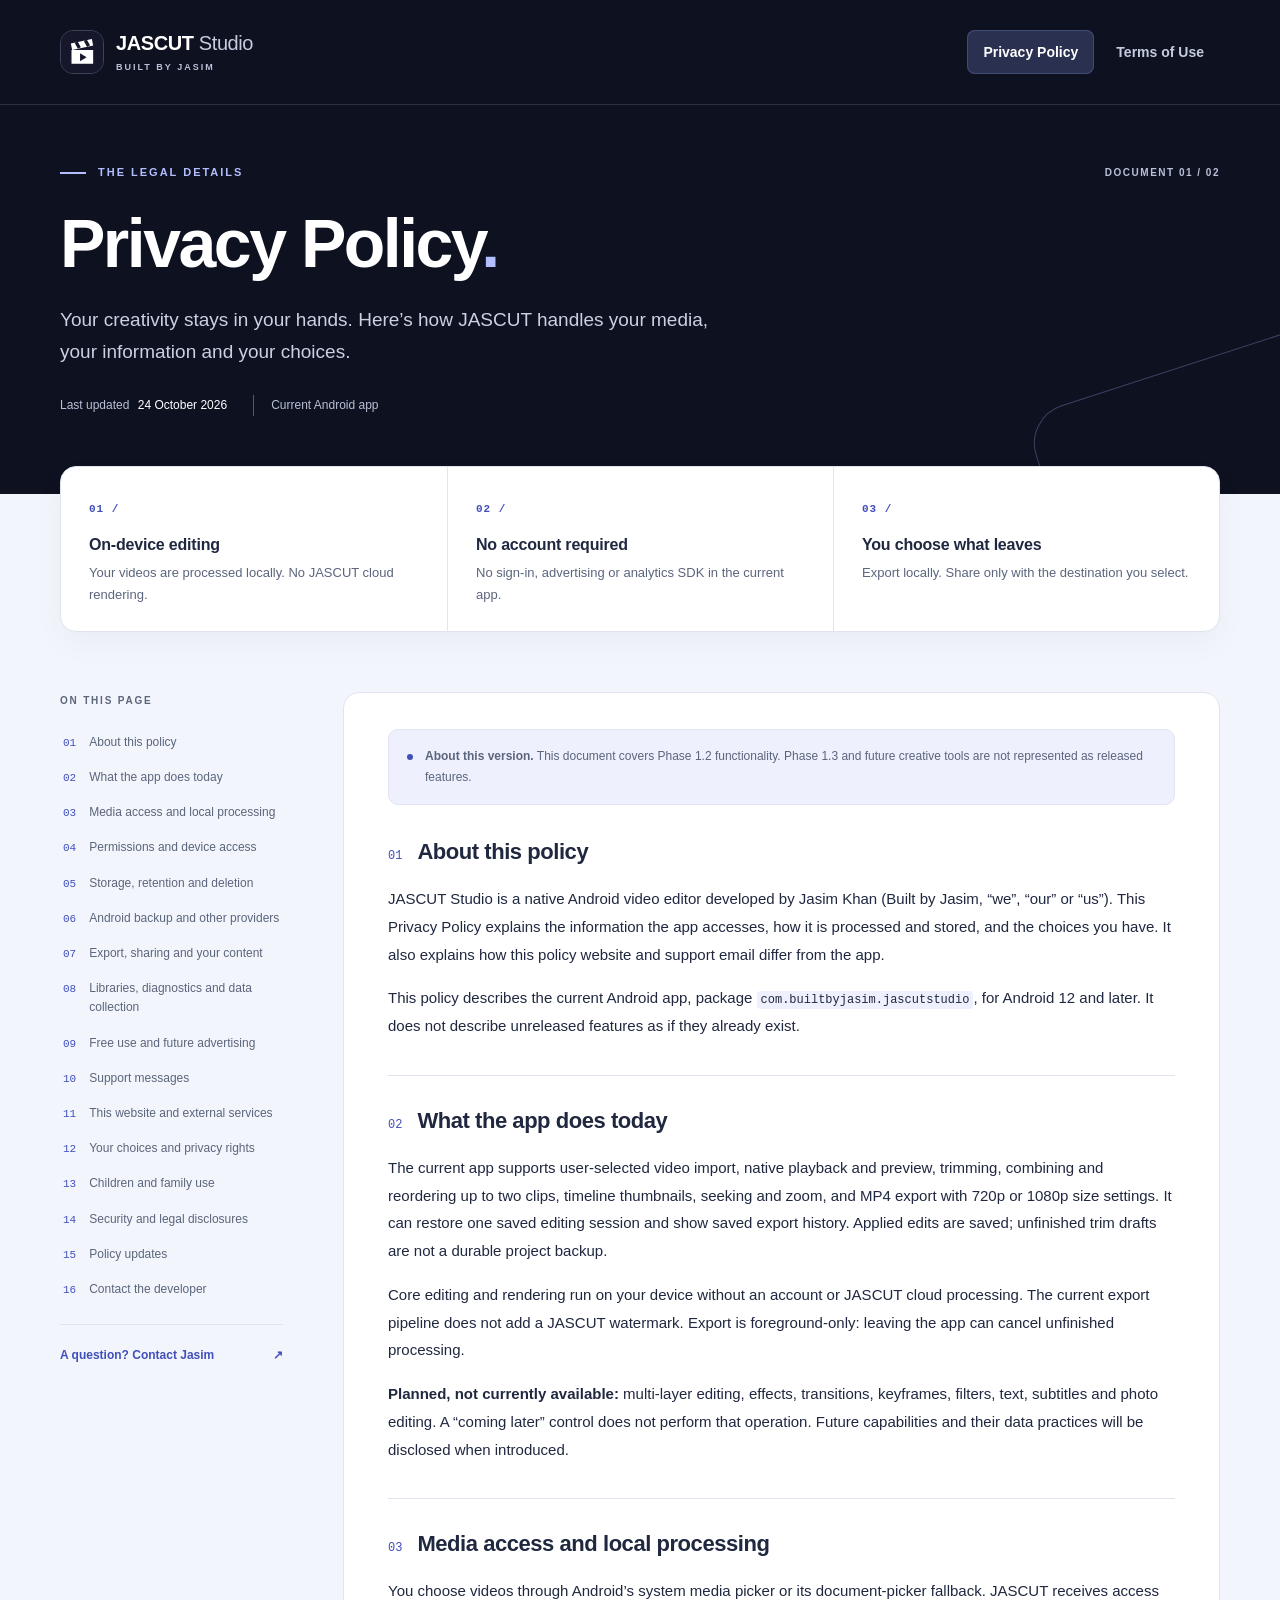
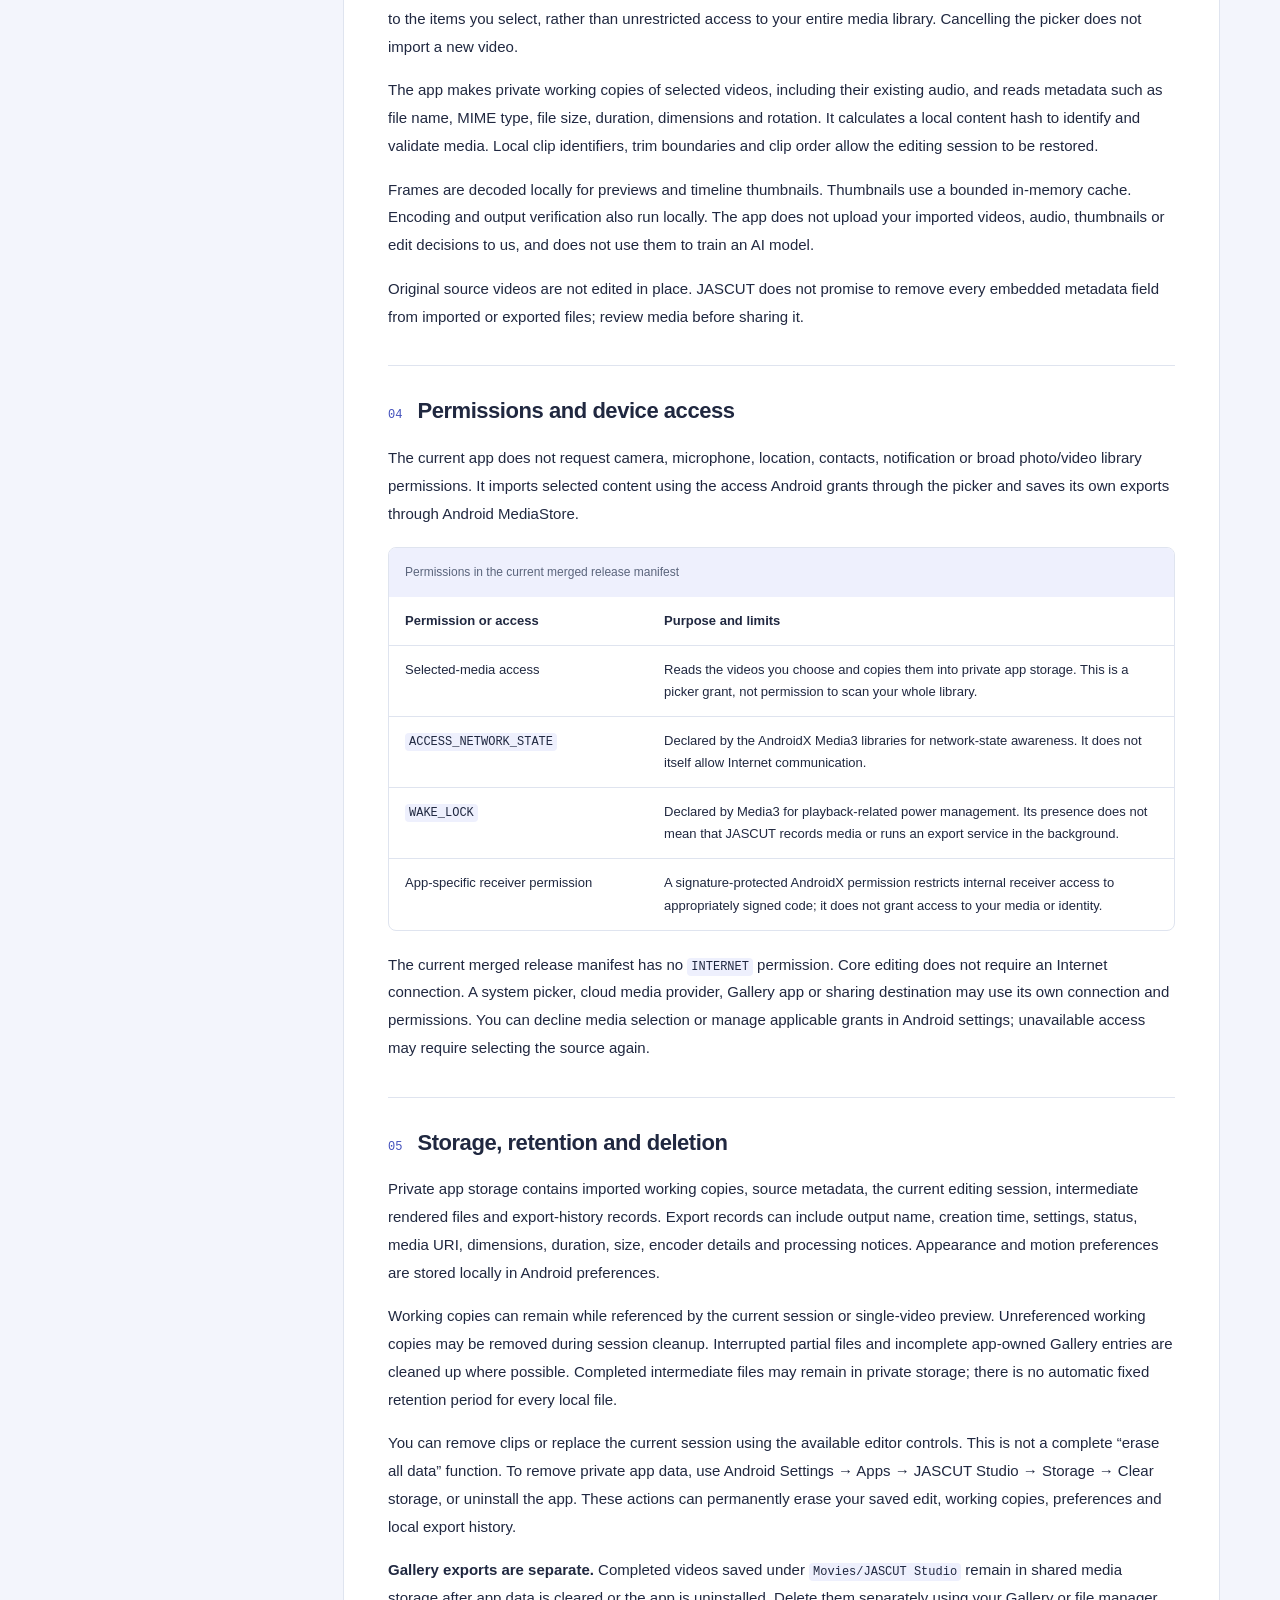
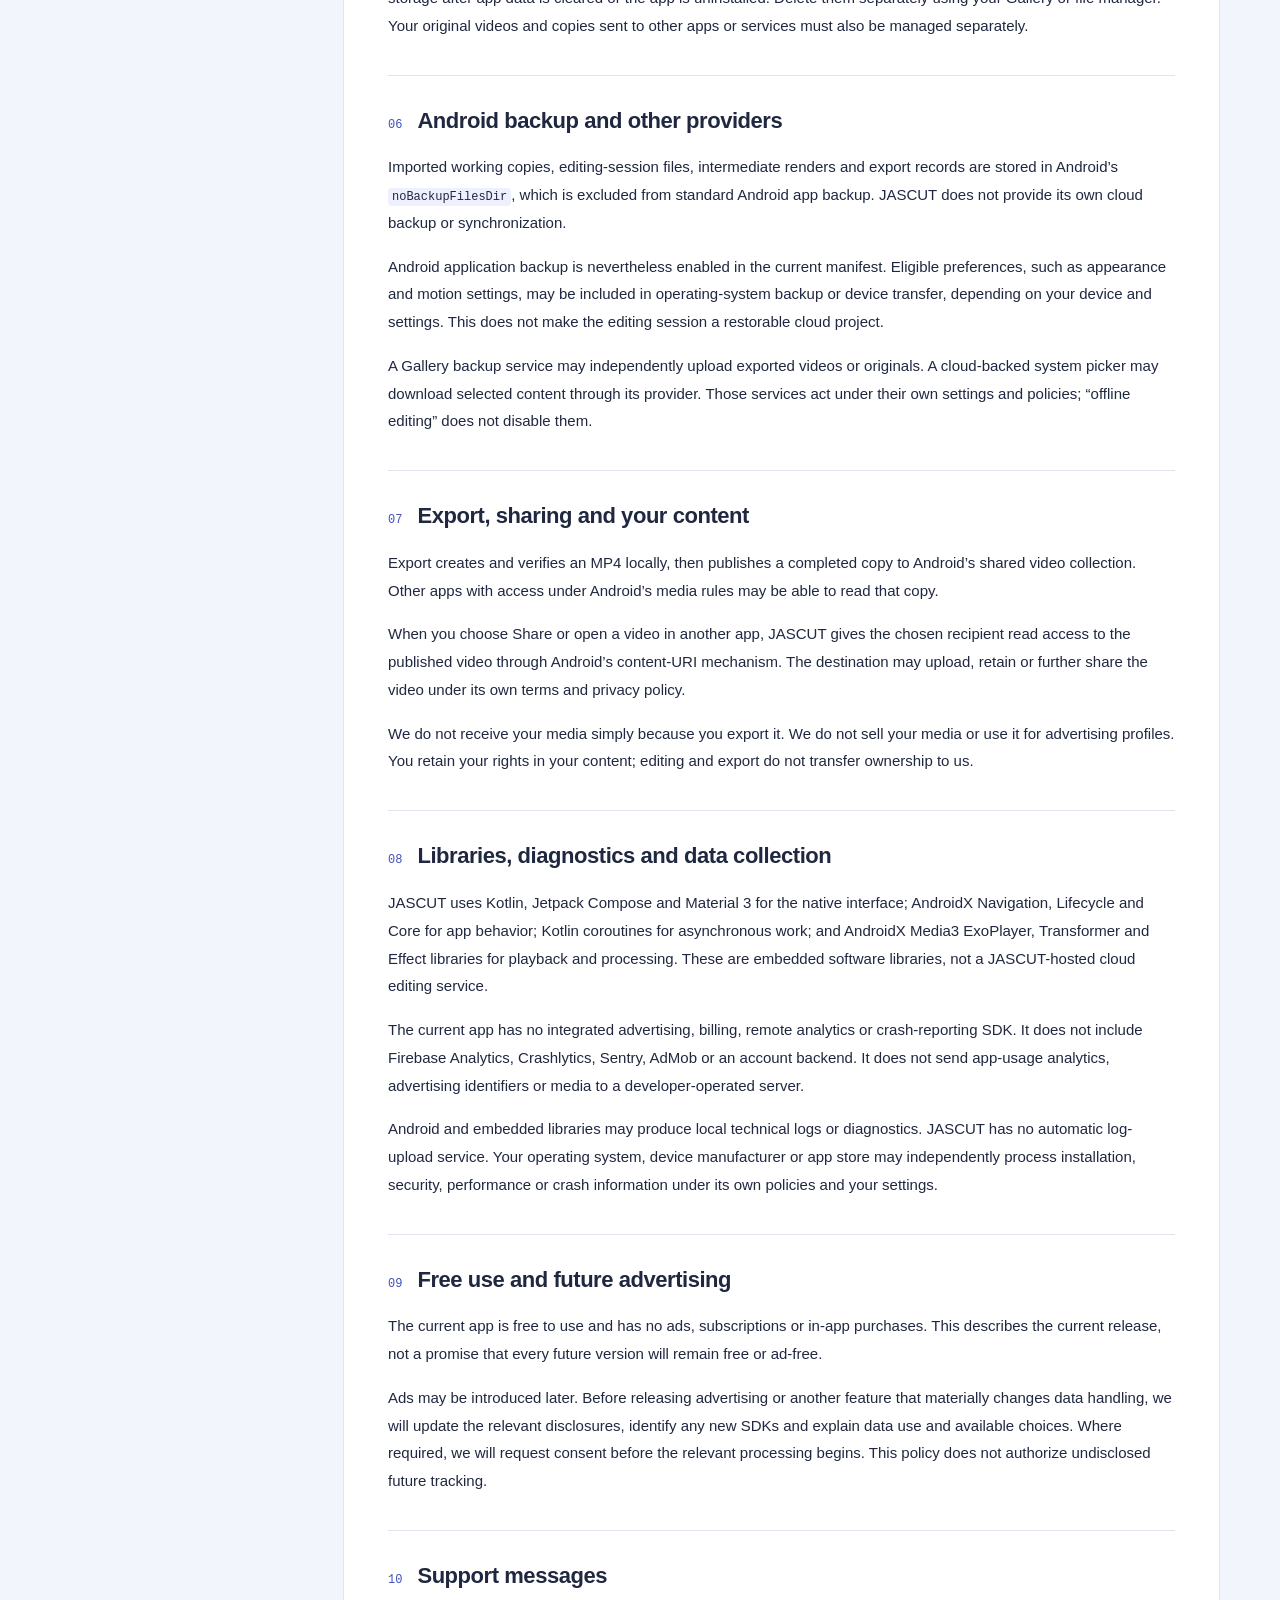
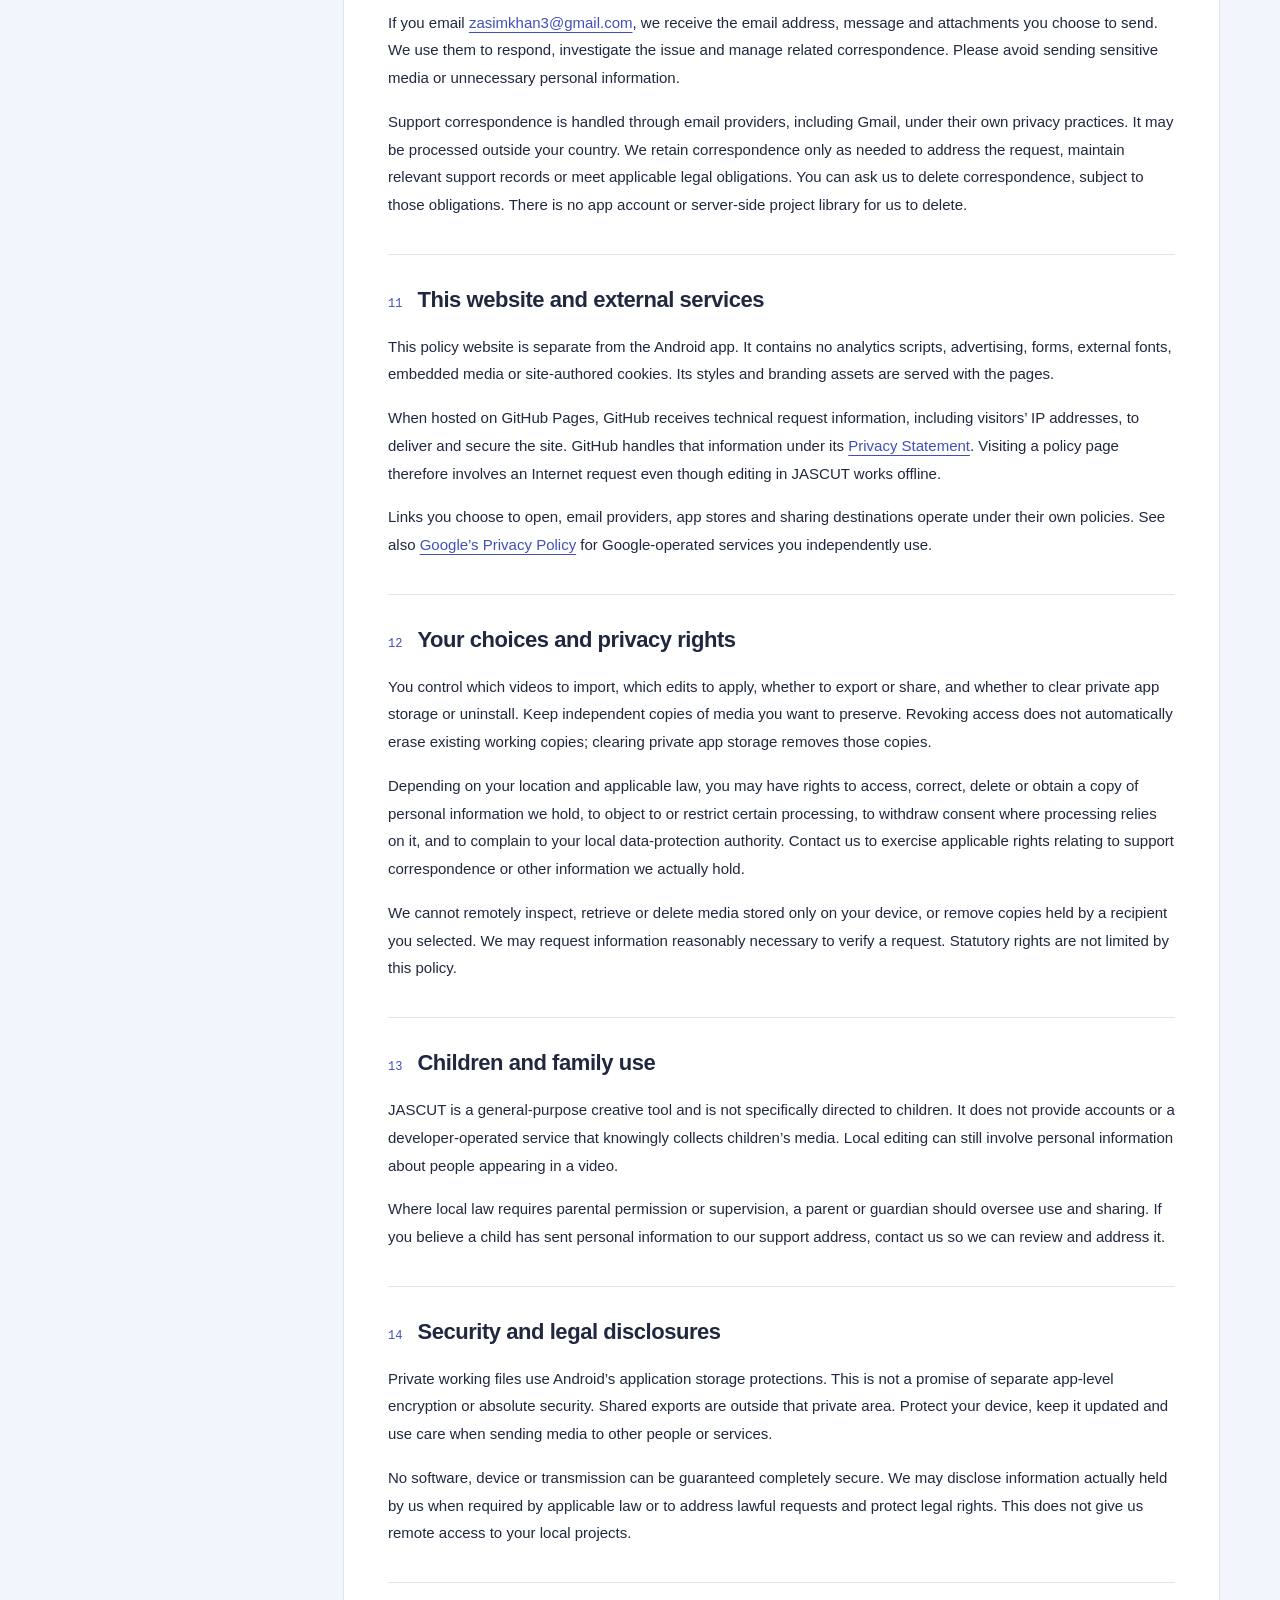
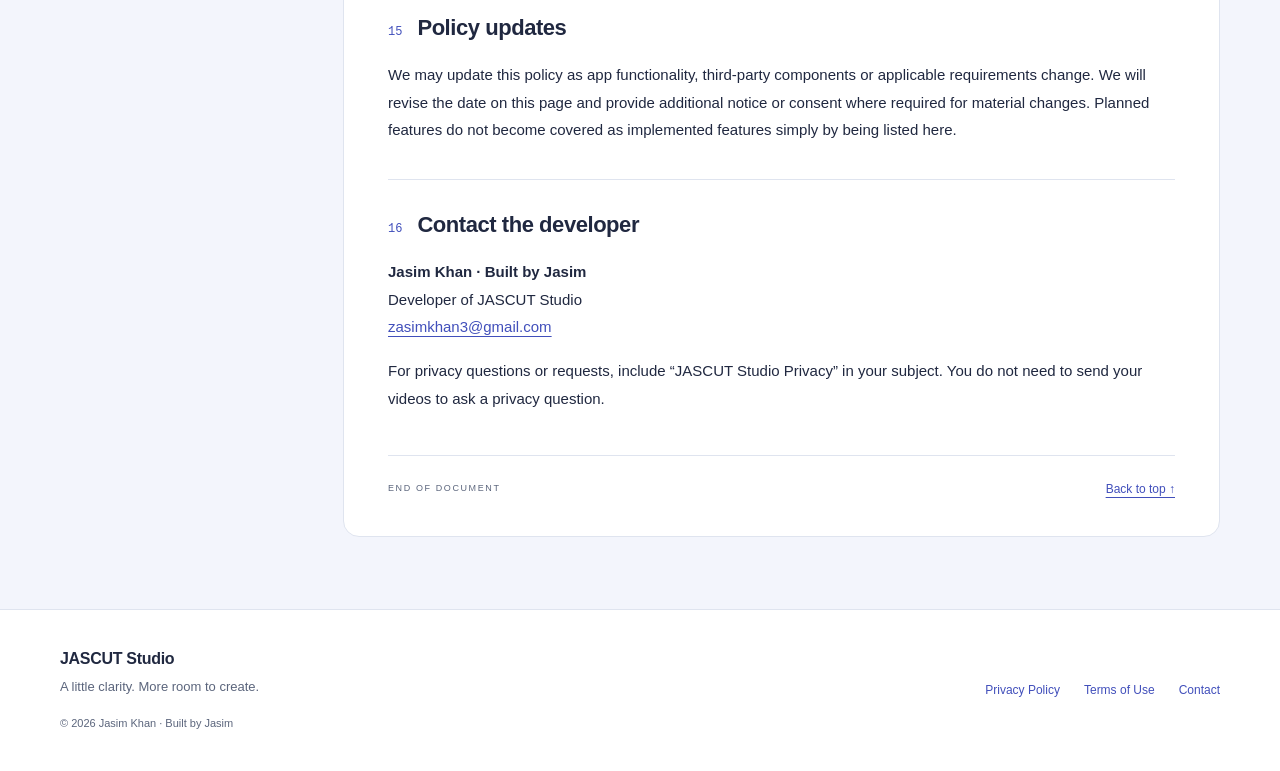
<file: index.html>
<!DOCTYPE html>
<html lang="en">
<head>
  <meta charset="utf-8">
  <meta name="viewport" content="width=device-width, initial-scale=1">
  <meta name="description" content="How JASCUT Studio accesses selected videos, processes media locally, stores edits, and handles permissions, sharing and privacy choices.">
  <meta name="theme-color" content="#0d1120">
  <title>Privacy Policy · JASCUT Studio</title>
  <link rel="icon" type="image/svg+xml" href="assets/brand-mark.svg">
  <link rel="stylesheet" href="assets/styles.css">
</head>
<body id="top">
<a class="skip-link" href="#main">Skip to content</a>
<header class="masthead">
  <div class="masthead-inner">
    <a class="brand" href="index.html" aria-label="JASCUT Studio legal home"><img src="assets/brand-mark.svg" width="44" height="44" alt=""><span>JASCUT <span class="brand-studio">Studio</span><small>BUILT BY JASIM</small></span></a>
    <nav class="page-nav" aria-label="Legal pages"><a href="index.html" aria-current="page">Privacy Policy</a><a href="terms.html">Terms of Use</a></nav>
  </div>
</header>
<main id="main" tabindex="-1">
  <div class="hero">
    <div class="hero-inner">
      <p class="eyebrow"><span class="eyebrow-line"></span>THE LEGAL DETAILS <span class="document-index">DOCUMENT 01 / 02</span></p>
      <h1>Privacy Policy<span class="title-dot">.</span></h1>
      <p class="hero-description">Your creativity stays in your hands. Here’s how JASCUT handles your media, your information and your choices.</p>
      <div class="document-meta"><span>Last updated <time datetime="2026-10-24">24 October 2026</time></span><span>Current Android app</span></div>
    </div>
  </div>
  <div class="page-width">
    <section class="facts" aria-label="At a glance"><div class="fact"><span class="fact-index">01 /</span><h2>On-device editing</h2><p>Your videos are processed locally. No JASCUT cloud rendering.</p></div><div class="fact"><span class="fact-index">02 /</span><h2>No account required</h2><p>No sign-in, advertising or analytics SDK in the current app.</p></div><div class="fact"><span class="fact-index">03 /</span><h2>You choose what leaves</h2><p>Export locally. Share only with the destination you select.</p></div></section>
    <div class="document-layout">
      <aside class="contents"><nav aria-label="On this page"><p class="contents-label">ON THIS PAGE</p><ol><li><a href="#overview"><span>01</span>About this policy</a></li><li><a href="#features"><span>02</span>What the app does today</a></li><li><a href="#media"><span>03</span>Media access and local processing</a></li><li><a href="#permissions"><span>04</span>Permissions and device access</a></li><li><a href="#storage"><span>05</span>Storage, retention and deletion</a></li><li><a href="#backup"><span>06</span>Android backup and other providers</a></li><li><a href="#sharing"><span>07</span>Export, sharing and your content</a></li><li><a href="#sdk"><span>08</span>Libraries, diagnostics and data collection</a></li><li><a href="#ads"><span>09</span>Free use and future advertising</a></li><li><a href="#support"><span>10</span>Support messages</a></li><li><a href="#website"><span>11</span>This website and external services</a></li><li><a href="#rights"><span>12</span>Your choices and privacy rights</a></li><li><a href="#children"><span>13</span>Children and family use</a></li><li><a href="#security"><span>14</span>Security and legal disclosures</a></li><li><a href="#changes"><span>15</span>Policy updates</a></li><li><a href="#contact"><span>16</span>Contact the developer</a></li></ol><a class="contents-contact" href="mailto:zasimkhan3@gmail.com">A question? Contact Jasim <span aria-hidden="true">↗</span></a></nav></aside>
      <article aria-label="Privacy Policy">
        <div class="scope-note"><span class="scope-dot" aria-hidden="true"></span><p><strong>About this version.</strong> This document covers Phase 1.2 functionality. Phase 1.3 and future creative tools are not represented as released features.</p></div>
        <section id="overview" aria-labelledby="overview-title"><h2 id="overview-title"><span class="section-number">01</span>About this policy</h2><p>JASCUT Studio is a native Android video editor developed by Jasim Khan (Built by Jasim, “we”, “our” or “us”). This Privacy Policy explains the information the app accesses, how it is processed and stored, and the choices you have. It also explains how this policy website and support email differ from the app.</p><p>This policy describes the current Android app, package <code>com.builtbyjasim.jascutstudio</code>, for Android 12 and later. It does not describe unreleased features as if they already exist.</p></section><section id="features" aria-labelledby="features-title"><h2 id="features-title"><span class="section-number">02</span>What the app does today</h2><p>The current app supports user-selected video import, native playback and preview, trimming, combining and reordering up to two clips, timeline thumbnails, seeking and zoom, and MP4 export with 720p or 1080p size settings. It can restore one saved editing session and show saved export history. Applied edits are saved; unfinished trim drafts are not a durable project backup.</p><p>Core editing and rendering run on your device without an account or JASCUT cloud processing. The current export pipeline does not add a JASCUT watermark. Export is foreground-only: leaving the app can cancel unfinished processing.</p><p><strong>Planned, not currently available:</strong> multi-layer editing, effects, transitions, keyframes, filters, text, subtitles and photo editing. A “coming later” control does not perform that operation. Future capabilities and their data practices will be disclosed when introduced.</p></section><section id="media" aria-labelledby="media-title"><h2 id="media-title"><span class="section-number">03</span>Media access and local processing</h2><p>You choose videos through Android’s system media picker or its document-picker fallback. JASCUT receives access to the items you select, rather than unrestricted access to your entire media library. Cancelling the picker does not import a new video.</p><p>The app makes private working copies of selected videos, including their existing audio, and reads metadata such as file name, MIME type, file size, duration, dimensions and rotation. It calculates a local content hash to identify and validate media. Local clip identifiers, trim boundaries and clip order allow the editing session to be restored.</p><p>Frames are decoded locally for previews and timeline thumbnails. Thumbnails use a bounded in-memory cache. Encoding and output verification also run locally. The app does not upload your imported videos, audio, thumbnails or edit decisions to us, and does not use them to train an AI model.</p><p>Original source videos are not edited in place. JASCUT does not promise to remove every embedded metadata field from imported or exported files; review media before sharing it.</p></section><section id="permissions" aria-labelledby="permissions-title"><h2 id="permissions-title"><span class="section-number">04</span>Permissions and device access</h2><p>The current app does not request camera, microphone, location, contacts, notification or broad photo/video library permissions. It imports selected content using the access Android grants through the picker and saves its own exports through Android MediaStore.</p><section class="table-wrap" aria-label="Declared Android permissions" tabindex="0"><table><caption>Permissions in the current merged release manifest</caption><thead><tr><th scope="col">Permission or access</th><th scope="col">Purpose and limits</th></tr></thead><tbody><tr><td>Selected-media access</td><td>Reads the videos you choose and copies them into private app storage. This is a picker grant, not permission to scan your whole library.</td></tr><tr><td><code>ACCESS_NETWORK_STATE</code></td><td>Declared by the AndroidX Media3 libraries for network-state awareness. It does not itself allow Internet communication.</td></tr><tr><td><code>WAKE_LOCK</code></td><td>Declared by Media3 for playback-related power management. Its presence does not mean that JASCUT records media or runs an export service in the background.</td></tr><tr><td>App-specific receiver permission</td><td>A signature-protected AndroidX permission restricts internal receiver access to appropriately signed code; it does not grant access to your media or identity.</td></tr></tbody></table></section><p>The current merged release manifest has no <code>INTERNET</code> permission. Core editing does not require an Internet connection. A system picker, cloud media provider, Gallery app or sharing destination may use its own connection and permissions. You can decline media selection or manage applicable grants in Android settings; unavailable access may require selecting the source again.</p></section><section id="storage" aria-labelledby="storage-title"><h2 id="storage-title"><span class="section-number">05</span>Storage, retention and deletion</h2><p>Private app storage contains imported working copies, source metadata, the current editing session, intermediate rendered files and export-history records. Export records can include output name, creation time, settings, status, media URI, dimensions, duration, size, encoder details and processing notices. Appearance and motion preferences are stored locally in Android preferences.</p><p>Working copies can remain while referenced by the current session or single-video preview. Unreferenced working copies may be removed during session cleanup. Interrupted partial files and incomplete app-owned Gallery entries are cleaned up where possible. Completed intermediate files may remain in private storage; there is no automatic fixed retention period for every local file.</p><p>You can remove clips or replace the current session using the available editor controls. This is not a complete “erase all data” function. To remove private app data, use Android Settings → Apps → JASCUT Studio → Storage → Clear storage, or uninstall the app. These actions can permanently erase your saved edit, working copies, preferences and local export history.</p><p><strong>Gallery exports are separate.</strong> Completed videos saved under <code>Movies/JASCUT Studio</code> remain in shared media storage after app data is cleared or the app is uninstalled. Delete them separately using your Gallery or file manager. Your original videos and copies sent to other apps or services must also be managed separately.</p></section><section id="backup" aria-labelledby="backup-title"><h2 id="backup-title"><span class="section-number">06</span>Android backup and other providers</h2><p>Imported working copies, editing-session files, intermediate renders and export records are stored in Android’s <code>noBackupFilesDir</code>, which is excluded from standard Android app backup. JASCUT does not provide its own cloud backup or synchronization.</p><p>Android application backup is nevertheless enabled in the current manifest. Eligible preferences, such as appearance and motion settings, may be included in operating-system backup or device transfer, depending on your device and settings. This does not make the editing session a restorable cloud project.</p><p>A Gallery backup service may independently upload exported videos or originals. A cloud-backed system picker may download selected content through its provider. Those services act under their own settings and policies; “offline editing” does not disable them.</p></section><section id="sharing" aria-labelledby="sharing-title"><h2 id="sharing-title"><span class="section-number">07</span>Export, sharing and your content</h2><p>Export creates and verifies an MP4 locally, then publishes a completed copy to Android’s shared video collection. Other apps with access under Android’s media rules may be able to read that copy.</p><p>When you choose Share or open a video in another app, JASCUT gives the chosen recipient read access to the published video through Android’s content-URI mechanism. The destination may upload, retain or further share the video under its own terms and privacy policy.</p><p>We do not receive your media simply because you export it. We do not sell your media or use it for advertising profiles. You retain your rights in your content; editing and export do not transfer ownership to us.</p></section><section id="sdk" aria-labelledby="sdk-title"><h2 id="sdk-title"><span class="section-number">08</span>Libraries, diagnostics and data collection</h2><p>JASCUT uses Kotlin, Jetpack Compose and Material 3 for the native interface; AndroidX Navigation, Lifecycle and Core for app behavior; Kotlin coroutines for asynchronous work; and AndroidX Media3 ExoPlayer, Transformer and Effect libraries for playback and processing. These are embedded software libraries, not a JASCUT-hosted cloud editing service.</p><p>The current app has no integrated advertising, billing, remote analytics or crash-reporting SDK. It does not include Firebase Analytics, Crashlytics, Sentry, AdMob or an account backend. It does not send app-usage analytics, advertising identifiers or media to a developer-operated server.</p><p>Android and embedded libraries may produce local technical logs or diagnostics. JASCUT has no automatic log-upload service. Your operating system, device manufacturer or app store may independently process installation, security, performance or crash information under its own policies and your settings.</p></section><section id="ads" aria-labelledby="ads-title"><h2 id="ads-title"><span class="section-number">09</span>Free use and future advertising</h2><p>The current app is free to use and has no ads, subscriptions or in-app purchases. This describes the current release, not a promise that every future version will remain free or ad-free.</p><p>Ads may be introduced later. Before releasing advertising or another feature that materially changes data handling, we will update the relevant disclosures, identify any new SDKs and explain data use and available choices. Where required, we will request consent before the relevant processing begins. This policy does not authorize undisclosed future tracking.</p></section><section id="support" aria-labelledby="support-title"><h2 id="support-title"><span class="section-number">10</span>Support messages</h2><p>If you email <a href="mailto:zasimkhan3@gmail.com">zasimkhan3@gmail.com</a>, we receive the email address, message and attachments you choose to send. We use them to respond, investigate the issue and manage related correspondence. Please avoid sending sensitive media or unnecessary personal information.</p><p>Support correspondence is handled through email providers, including Gmail, under their own privacy practices. It may be processed outside your country. We retain correspondence only as needed to address the request, maintain relevant support records or meet applicable legal obligations. You can ask us to delete correspondence, subject to those obligations. There is no app account or server-side project library for us to delete.</p></section><section id="website" aria-labelledby="website-title"><h2 id="website-title"><span class="section-number">11</span>This website and external services</h2><p>This policy website is separate from the Android app. It contains no analytics scripts, advertising, forms, external fonts, embedded media or site-authored cookies. Its styles and branding assets are served with the pages.</p><p>When hosted on GitHub Pages, GitHub receives technical request information, including visitors’ IP addresses, to deliver and secure the site. GitHub handles that information under its <a href="https://docs.github.com/en/site-policy/privacy-policies/github-general-privacy-statement">Privacy Statement</a>. Visiting a policy page therefore involves an Internet request even though editing in JASCUT works offline.</p><p>Links you choose to open, email providers, app stores and sharing destinations operate under their own policies. See also <a href="https://policies.google.com/privacy">Google’s Privacy Policy</a> for Google-operated services you independently use.</p></section><section id="rights" aria-labelledby="rights-title"><h2 id="rights-title"><span class="section-number">12</span>Your choices and privacy rights</h2><p>You control which videos to import, which edits to apply, whether to export or share, and whether to clear private app storage or uninstall. Keep independent copies of media you want to preserve. Revoking access does not automatically erase existing working copies; clearing private app storage removes those copies.</p><p>Depending on your location and applicable law, you may have rights to access, correct, delete or obtain a copy of personal information we hold, to object to or restrict certain processing, to withdraw consent where processing relies on it, and to complain to your local data-protection authority. Contact us to exercise applicable rights relating to support correspondence or other information we actually hold.</p><p>We cannot remotely inspect, retrieve or delete media stored only on your device, or remove copies held by a recipient you selected. We may request information reasonably necessary to verify a request. Statutory rights are not limited by this policy.</p></section><section id="children" aria-labelledby="children-title"><h2 id="children-title"><span class="section-number">13</span>Children and family use</h2><p>JASCUT is a general-purpose creative tool and is not specifically directed to children. It does not provide accounts or a developer-operated service that knowingly collects children’s media. Local editing can still involve personal information about people appearing in a video.</p><p>Where local law requires parental permission or supervision, a parent or guardian should oversee use and sharing. If you believe a child has sent personal information to our support address, contact us so we can review and address it.</p></section><section id="security" aria-labelledby="security-title"><h2 id="security-title"><span class="section-number">14</span>Security and legal disclosures</h2><p>Private working files use Android’s application storage protections. This is not a promise of separate app-level encryption or absolute security. Shared exports are outside that private area. Protect your device, keep it updated and use care when sending media to other people or services.</p><p>No software, device or transmission can be guaranteed completely secure. We may disclose information actually held by us when required by applicable law or to address lawful requests and protect legal rights. This does not give us remote access to your local projects.</p></section><section id="changes" aria-labelledby="changes-title"><h2 id="changes-title"><span class="section-number">15</span>Policy updates</h2><p>We may update this policy as app functionality, third-party components or applicable requirements change. We will revise the date on this page and provide additional notice or consent where required for material changes. Planned features do not become covered as implemented features simply by being listed here.</p></section><section id="contact" aria-labelledby="contact-title"><h2 id="contact-title"><span class="section-number">16</span>Contact the developer</h2><p><strong>Jasim Khan · Built by Jasim</strong><br>Developer of JASCUT Studio<br><a href="mailto:zasimkhan3@gmail.com">zasimkhan3@gmail.com</a></p><p>For privacy questions or requests, include “JASCUT Studio Privacy” in your subject. You do not need to send your videos to ask a privacy question.</p></section>
        <div class="document-end"><span>END OF DOCUMENT</span><a href="#top">Back to top ↑</a></div>
      </article>
    </div>
  </div>
</main>
<footer class="site-footer"><div class="page-width footer-inner"><div><strong>JASCUT Studio</strong><p>A little clarity. More room to create.</p><small>© 2026 Jasim Khan · Built by Jasim</small></div><nav aria-label="Footer links"><a href="index.html" aria-current="page">Privacy Policy</a><a href="terms.html">Terms of Use</a><a href="mailto:zasimkhan3@gmail.com">Contact</a></nav></div></footer>
</body>
</html>
</file>
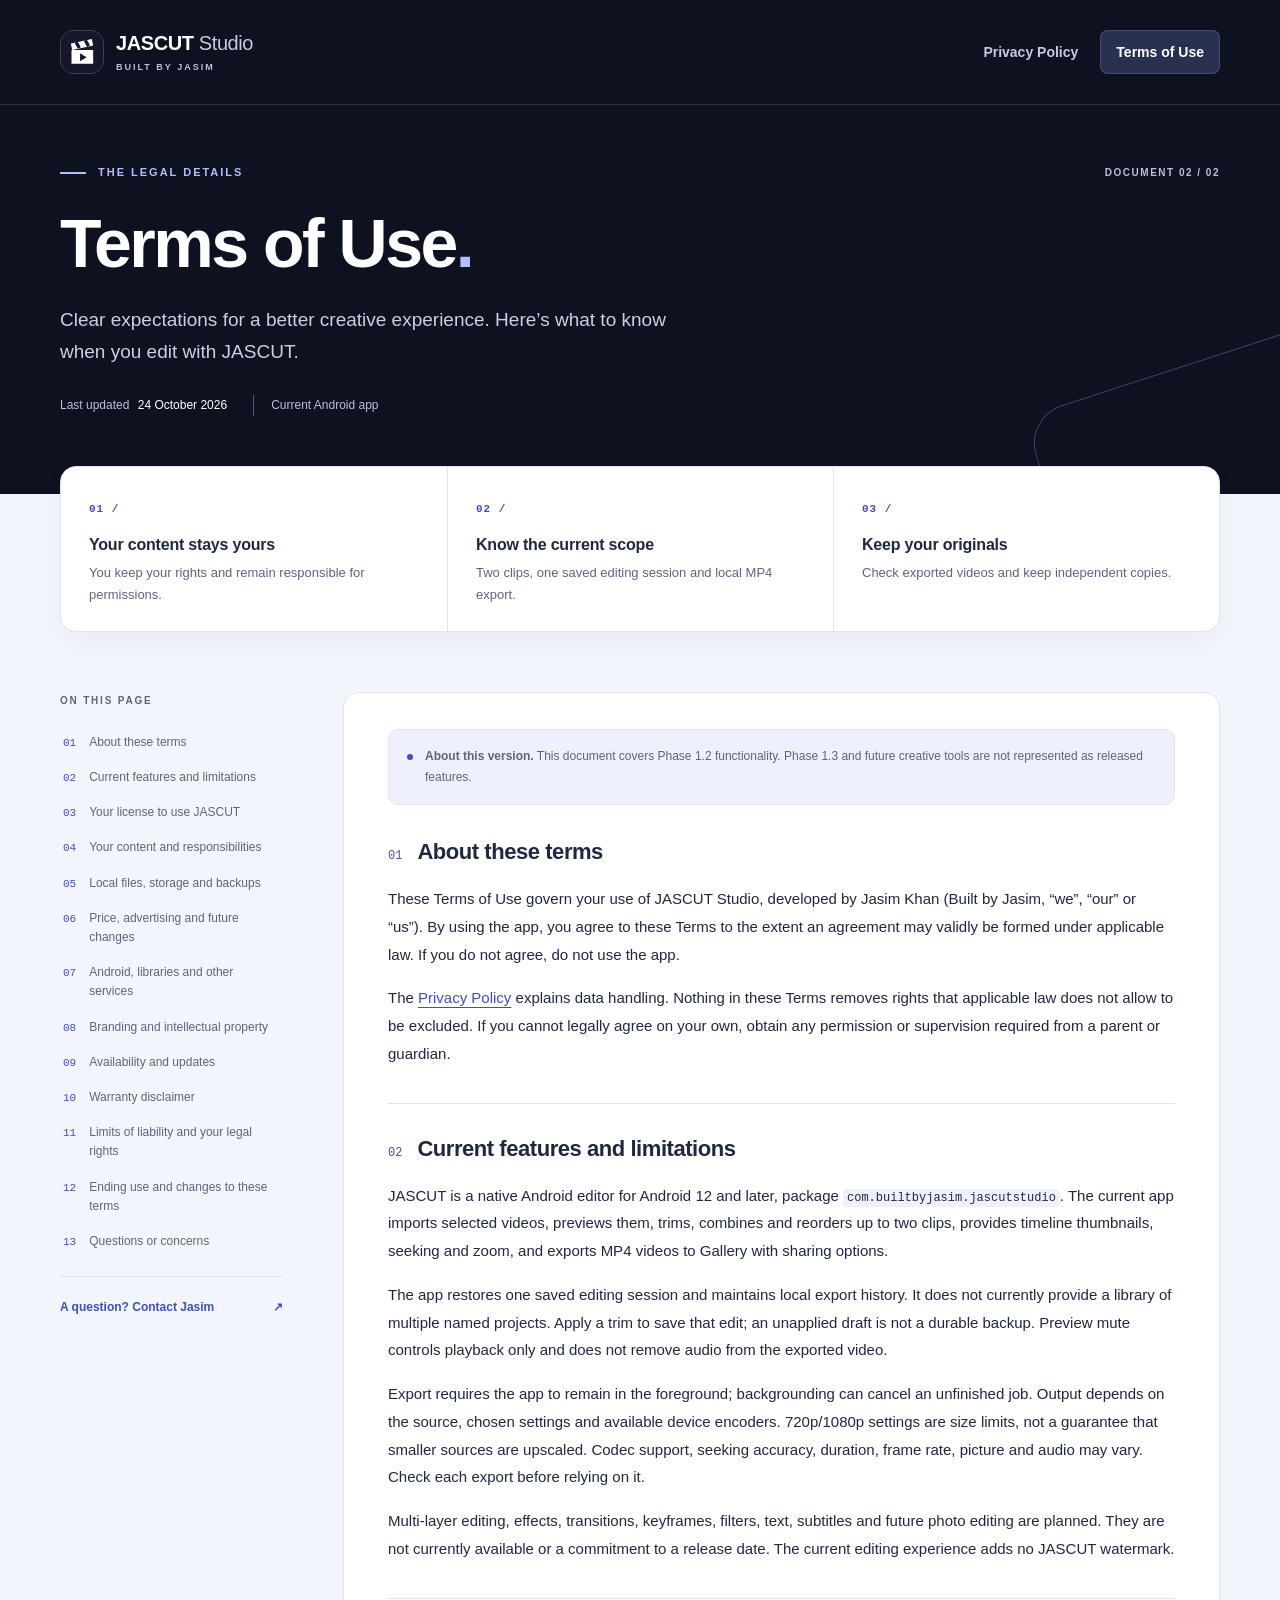
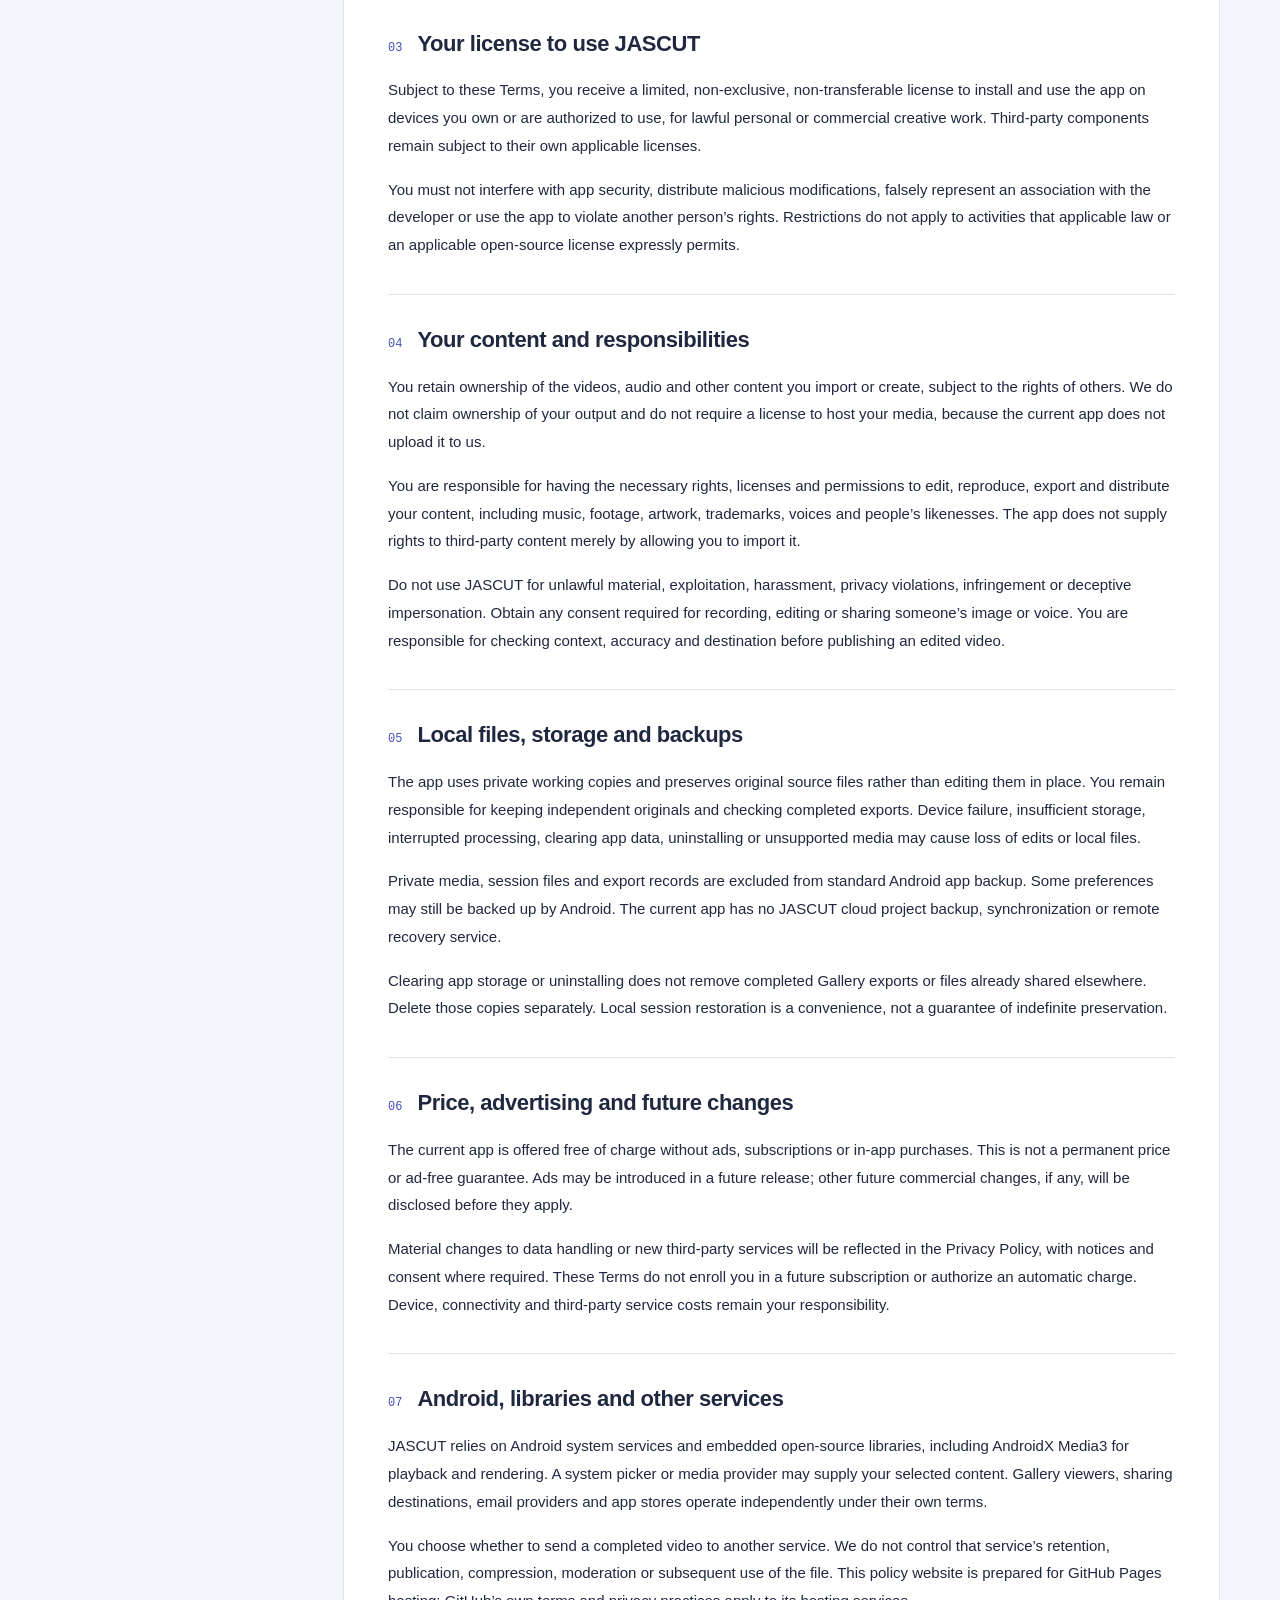
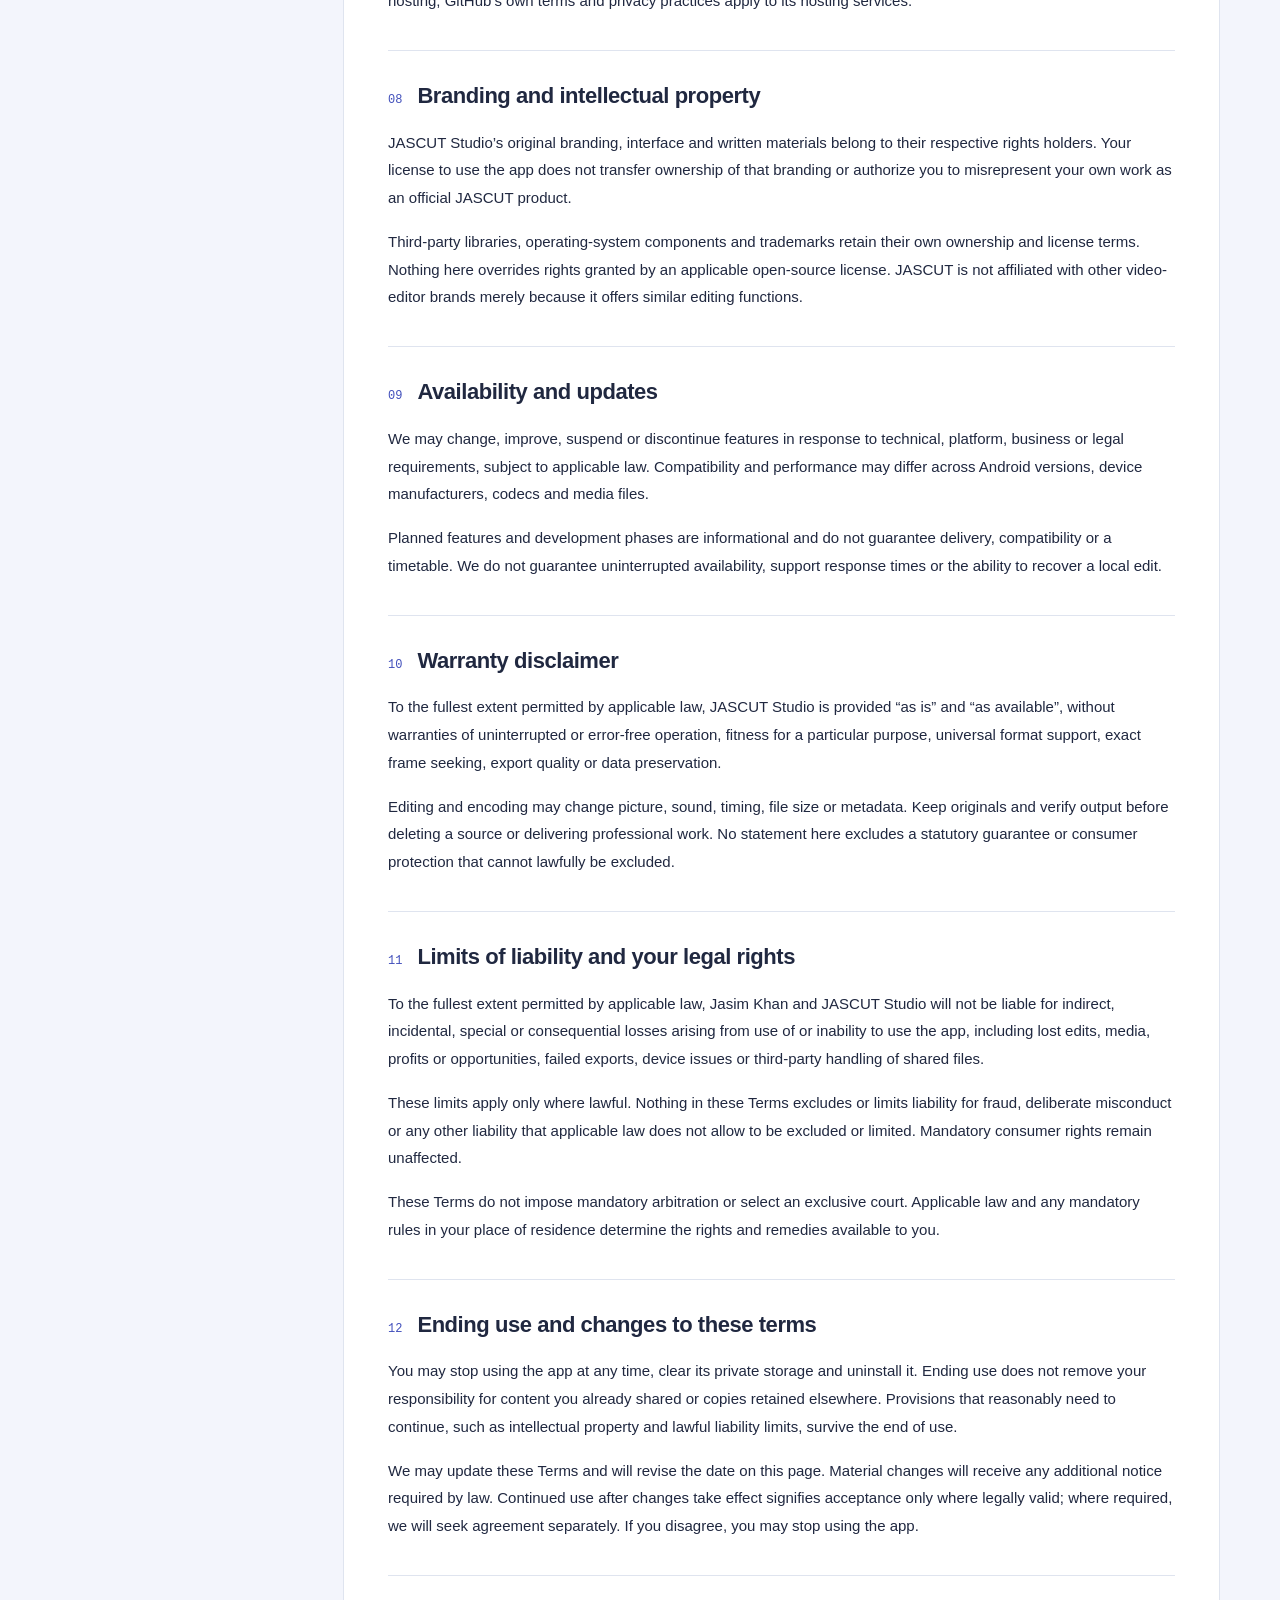
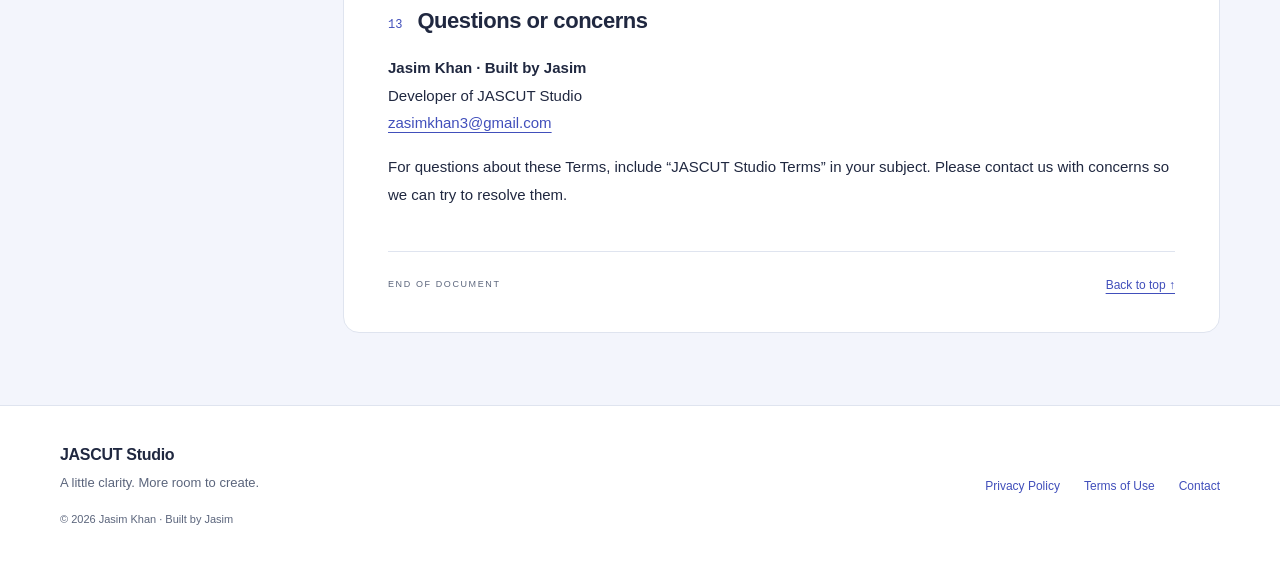
<file: terms.html>
<!DOCTYPE html>
<html lang="en">
<head>
  <meta charset="utf-8">
  <meta name="viewport" content="width=device-width, initial-scale=1">
  <meta name="description" content="Terms for using JASCUT Studio: current editing features, content ownership, responsible use, local files, limitations and your legal rights.">
  <meta name="theme-color" content="#0d1120">
  <title>Terms of Use · JASCUT Studio</title>
  <link rel="icon" type="image/svg+xml" href="assets/brand-mark.svg">
  <link rel="stylesheet" href="assets/styles.css">
</head>
<body id="top">
<a class="skip-link" href="#main">Skip to content</a>
<header class="masthead">
  <div class="masthead-inner">
    <a class="brand" href="index.html" aria-label="JASCUT Studio legal home"><img src="assets/brand-mark.svg" width="44" height="44" alt=""><span>JASCUT <span class="brand-studio">Studio</span><small>BUILT BY JASIM</small></span></a>
    <nav class="page-nav" aria-label="Legal pages"><a href="index.html">Privacy Policy</a><a href="terms.html" aria-current="page">Terms of Use</a></nav>
  </div>
</header>
<main id="main" tabindex="-1">
  <div class="hero">
    <div class="hero-inner">
      <p class="eyebrow"><span class="eyebrow-line"></span>THE LEGAL DETAILS <span class="document-index">DOCUMENT 02 / 02</span></p>
      <h1>Terms of Use<span class="title-dot">.</span></h1>
      <p class="hero-description">Clear expectations for a better creative experience. Here’s what to know when you edit with JASCUT.</p>
      <div class="document-meta"><span>Last updated <time datetime="2026-10-24">24 October 2026</time></span><span>Current Android app</span></div>
    </div>
  </div>
  <div class="page-width">
    <section class="facts" aria-label="At a glance"><div class="fact"><span class="fact-index">01 /</span><h2>Your content stays yours</h2><p>You keep your rights and remain responsible for permissions.</p></div><div class="fact"><span class="fact-index">02 /</span><h2>Know the current scope</h2><p>Two clips, one saved editing session and local MP4 export.</p></div><div class="fact"><span class="fact-index">03 /</span><h2>Keep your originals</h2><p>Check exported videos and keep independent copies.</p></div></section>
    <div class="document-layout">
      <aside class="contents"><nav aria-label="On this page"><p class="contents-label">ON THIS PAGE</p><ol><li><a href="#agreement"><span>01</span>About these terms</a></li><li><a href="#scope"><span>02</span>Current features and limitations</a></li><li><a href="#license"><span>03</span>Your license to use JASCUT</a></li><li><a href="#content"><span>04</span>Your content and responsibilities</a></li><li><a href="#files"><span>05</span>Local files, storage and backups</a></li><li><a href="#free"><span>06</span>Price, advertising and future changes</a></li><li><a href="#third-parties"><span>07</span>Android, libraries and other services</a></li><li><a href="#ownership"><span>08</span>Branding and intellectual property</a></li><li><a href="#availability"><span>09</span>Availability and updates</a></li><li><a href="#warranties"><span>10</span>Warranty disclaimer</a></li><li><a href="#liability"><span>11</span>Limits of liability and your legal rights</a></li><li><a href="#ending"><span>12</span>Ending use and changes to these terms</a></li><li><a href="#contact"><span>13</span>Questions or concerns</a></li></ol><a class="contents-contact" href="mailto:zasimkhan3@gmail.com">A question? Contact Jasim <span aria-hidden="true">↗</span></a></nav></aside>
      <article aria-label="Terms of Use">
        <div class="scope-note"><span class="scope-dot" aria-hidden="true"></span><p><strong>About this version.</strong> This document covers Phase 1.2 functionality. Phase 1.3 and future creative tools are not represented as released features.</p></div>
        <section id="agreement" aria-labelledby="agreement-title"><h2 id="agreement-title"><span class="section-number">01</span>About these terms</h2><p>These Terms of Use govern your use of JASCUT Studio, developed by Jasim Khan (Built by Jasim, “we”, “our” or “us”). By using the app, you agree to these Terms to the extent an agreement may validly be formed under applicable law. If you do not agree, do not use the app.</p><p>The <a href="index.html">Privacy Policy</a> explains data handling. Nothing in these Terms removes rights that applicable law does not allow to be excluded. If you cannot legally agree on your own, obtain any permission or supervision required from a parent or guardian.</p></section><section id="scope" aria-labelledby="scope-title"><h2 id="scope-title"><span class="section-number">02</span>Current features and limitations</h2><p>JASCUT is a native Android editor for Android 12 and later, package <code>com.builtbyjasim.jascutstudio</code>. The current app imports selected videos, previews them, trims, combines and reorders up to two clips, provides timeline thumbnails, seeking and zoom, and exports MP4 videos to Gallery with sharing options.</p><p>The app restores one saved editing session and maintains local export history. It does not currently provide a library of multiple named projects. Apply a trim to save that edit; an unapplied draft is not a durable backup. Preview mute controls playback only and does not remove audio from the exported video.</p><p>Export requires the app to remain in the foreground; backgrounding can cancel an unfinished job. Output depends on the source, chosen settings and available device encoders. 720p/1080p settings are size limits, not a guarantee that smaller sources are upscaled. Codec support, seeking accuracy, duration, frame rate, picture and audio may vary. Check each export before relying on it.</p><p>Multi-layer editing, effects, transitions, keyframes, filters, text, subtitles and future photo editing are planned. They are not currently available or a commitment to a release date. The current editing experience adds no JASCUT watermark.</p></section><section id="license" aria-labelledby="license-title"><h2 id="license-title"><span class="section-number">03</span>Your license to use JASCUT</h2><p>Subject to these Terms, you receive a limited, non-exclusive, non-transferable license to install and use the app on devices you own or are authorized to use, for lawful personal or commercial creative work. Third-party components remain subject to their own applicable licenses.</p><p>You must not interfere with app security, distribute malicious modifications, falsely represent an association with the developer or use the app to violate another person’s rights. Restrictions do not apply to activities that applicable law or an applicable open-source license expressly permits.</p></section><section id="content" aria-labelledby="content-title"><h2 id="content-title"><span class="section-number">04</span>Your content and responsibilities</h2><p>You retain ownership of the videos, audio and other content you import or create, subject to the rights of others. We do not claim ownership of your output and do not require a license to host your media, because the current app does not upload it to us.</p><p>You are responsible for having the necessary rights, licenses and permissions to edit, reproduce, export and distribute your content, including music, footage, artwork, trademarks, voices and people’s likenesses. The app does not supply rights to third-party content merely by allowing you to import it.</p><p>Do not use JASCUT for unlawful material, exploitation, harassment, privacy violations, infringement or deceptive impersonation. Obtain any consent required for recording, editing or sharing someone’s image or voice. You are responsible for checking context, accuracy and destination before publishing an edited video.</p></section><section id="files" aria-labelledby="files-title"><h2 id="files-title"><span class="section-number">05</span>Local files, storage and backups</h2><p>The app uses private working copies and preserves original source files rather than editing them in place. You remain responsible for keeping independent originals and checking completed exports. Device failure, insufficient storage, interrupted processing, clearing app data, uninstalling or unsupported media may cause loss of edits or local files.</p><p>Private media, session files and export records are excluded from standard Android app backup. Some preferences may still be backed up by Android. The current app has no JASCUT cloud project backup, synchronization or remote recovery service.</p><p>Clearing app storage or uninstalling does not remove completed Gallery exports or files already shared elsewhere. Delete those copies separately. Local session restoration is a convenience, not a guarantee of indefinite preservation.</p></section><section id="free" aria-labelledby="free-title"><h2 id="free-title"><span class="section-number">06</span>Price, advertising and future changes</h2><p>The current app is offered free of charge without ads, subscriptions or in-app purchases. This is not a permanent price or ad-free guarantee. Ads may be introduced in a future release; other future commercial changes, if any, will be disclosed before they apply.</p><p>Material changes to data handling or new third-party services will be reflected in the Privacy Policy, with notices and consent where required. These Terms do not enroll you in a future subscription or authorize an automatic charge. Device, connectivity and third-party service costs remain your responsibility.</p></section><section id="third-parties" aria-labelledby="third-parties-title"><h2 id="third-parties-title"><span class="section-number">07</span>Android, libraries and other services</h2><p>JASCUT relies on Android system services and embedded open-source libraries, including AndroidX Media3 for playback and rendering. A system picker or media provider may supply your selected content. Gallery viewers, sharing destinations, email providers and app stores operate independently under their own terms.</p><p>You choose whether to send a completed video to another service. We do not control that service’s retention, publication, compression, moderation or subsequent use of the file. This policy website is prepared for GitHub Pages hosting; GitHub’s own terms and privacy practices apply to its hosting services.</p></section><section id="ownership" aria-labelledby="ownership-title"><h2 id="ownership-title"><span class="section-number">08</span>Branding and intellectual property</h2><p>JASCUT Studio’s original branding, interface and written materials belong to their respective rights holders. Your license to use the app does not transfer ownership of that branding or authorize you to misrepresent your own work as an official JASCUT product.</p><p>Third-party libraries, operating-system components and trademarks retain their own ownership and license terms. Nothing here overrides rights granted by an applicable open-source license. JASCUT is not affiliated with other video-editor brands merely because it offers similar editing functions.</p></section><section id="availability" aria-labelledby="availability-title"><h2 id="availability-title"><span class="section-number">09</span>Availability and updates</h2><p>We may change, improve, suspend or discontinue features in response to technical, platform, business or legal requirements, subject to applicable law. Compatibility and performance may differ across Android versions, device manufacturers, codecs and media files.</p><p>Planned features and development phases are informational and do not guarantee delivery, compatibility or a timetable. We do not guarantee uninterrupted availability, support response times or the ability to recover a local edit.</p></section><section id="warranties" aria-labelledby="warranties-title"><h2 id="warranties-title"><span class="section-number">10</span>Warranty disclaimer</h2><p>To the fullest extent permitted by applicable law, JASCUT Studio is provided “as is” and “as available”, without warranties of uninterrupted or error-free operation, fitness for a particular purpose, universal format support, exact frame seeking, export quality or data preservation.</p><p>Editing and encoding may change picture, sound, timing, file size or metadata. Keep originals and verify output before deleting a source or delivering professional work. No statement here excludes a statutory guarantee or consumer protection that cannot lawfully be excluded.</p></section><section id="liability" aria-labelledby="liability-title"><h2 id="liability-title"><span class="section-number">11</span>Limits of liability and your legal rights</h2><p>To the fullest extent permitted by applicable law, Jasim Khan and JASCUT Studio will not be liable for indirect, incidental, special or consequential losses arising from use of or inability to use the app, including lost edits, media, profits or opportunities, failed exports, device issues or third-party handling of shared files.</p><p>These limits apply only where lawful. Nothing in these Terms excludes or limits liability for fraud, deliberate misconduct or any other liability that applicable law does not allow to be excluded or limited. Mandatory consumer rights remain unaffected.</p><p>These Terms do not impose mandatory arbitration or select an exclusive court. Applicable law and any mandatory rules in your place of residence determine the rights and remedies available to you.</p></section><section id="ending" aria-labelledby="ending-title"><h2 id="ending-title"><span class="section-number">12</span>Ending use and changes to these terms</h2><p>You may stop using the app at any time, clear its private storage and uninstall it. Ending use does not remove your responsibility for content you already shared or copies retained elsewhere. Provisions that reasonably need to continue, such as intellectual property and lawful liability limits, survive the end of use.</p><p>We may update these Terms and will revise the date on this page. Material changes will receive any additional notice required by law. Continued use after changes take effect signifies acceptance only where legally valid; where required, we will seek agreement separately. If you disagree, you may stop using the app.</p></section><section id="contact" aria-labelledby="contact-title"><h2 id="contact-title"><span class="section-number">13</span>Questions or concerns</h2><p><strong>Jasim Khan · Built by Jasim</strong><br>Developer of JASCUT Studio<br><a href="mailto:zasimkhan3@gmail.com">zasimkhan3@gmail.com</a></p><p>For questions about these Terms, include “JASCUT Studio Terms” in your subject. Please contact us with concerns so we can try to resolve them.</p></section>
        <div class="document-end"><span>END OF DOCUMENT</span><a href="#top">Back to top ↑</a></div>
      </article>
    </div>
  </div>
</main>
<footer class="site-footer"><div class="page-width footer-inner"><div><strong>JASCUT Studio</strong><p>A little clarity. More room to create.</p><small>© 2026 Jasim Khan · Built by Jasim</small></div><nav aria-label="Footer links"><a href="index.html">Privacy Policy</a><a href="terms.html" aria-current="page">Terms of Use</a><a href="mailto:zasimkhan3@gmail.com">Contact</a></nav></div></footer>
</body>
</html>
</file>
<file: assets/styles.css>
:root{color-scheme:light dark;--navy:#0d1120;--ink:#202840;--muted:#5b657c;--brand:#414fbb;--paper:#fff;--canvas:#f3f5fc;--line:#dfe4ef;--tint:#eef0fd;--hero-text:#b8c1d8;--radius:16px}
*{box-sizing:border-box}
html{scroll-padding-top:24px}
body{margin:0;background:var(--canvas);color:var(--ink);font:17px/1.75 -apple-system,BlinkMacSystemFont,"Segoe UI",sans-serif;-webkit-text-size-adjust:100%}
a{color:var(--brand);text-underline-offset:4px;text-decoration-thickness:1px}
a:hover{text-decoration-thickness:2px}
a:focus-visible,[tabindex="0"]:focus-visible{outline:3px solid var(--brand);outline-offset:5px;border-radius:3px}
.skip-link{position:absolute;left:16px;top:-100px;z-index:10;background:var(--paper);padding:10px 18px;border-radius:8px}
.skip-link:focus{top:12px}
.masthead{background:var(--navy);border-bottom:1px solid #2a3044;color:#fff}
.masthead-inner,.page-width,.hero-inner{width:min(1160px,calc(100% - 96px));margin-inline:auto}
.masthead-inner{display:flex;align-items:center;justify-content:space-between;gap:24px;min-height:104px}
.brand{display:inline-flex;align-items:center;gap:12px;color:#fff;text-decoration:none;flex-shrink:0;line-height:1.2;font-weight:750;font-size:20px;letter-spacing:-.4px}
.brand img{border:1px solid #3d4356;border-radius:13px}
.brand small{display:block;margin-top:7px;color:#b8c1d8;font-size:9px;font-weight:600;letter-spacing:2px}
.brand-studio{font-weight:400;color:#c5cce0}
.page-nav{display:flex;gap:6px;flex-wrap:wrap}
.page-nav a{padding:10px 16px;border-radius:8px;text-decoration:none;color:#c5cce0;font-size:14px;font-weight:600}
.page-nav a:hover{background:#252b40;color:#fff}
.page-nav a[aria-current="page"]{background:#2a3150;color:#fff;box-shadow:inset 0 0 0 1px #414b73}
.masthead a:focus-visible,.hero a:focus-visible{outline-color:#b3beff}
.hero{background:var(--navy);color:#fff;padding:58px 0 78px;position:relative;overflow:hidden}
.hero:after{content:"";position:absolute;width:320px;height:240px;right:-95px;bottom:-110px;border:1px solid #394360;border-radius:40px;transform:rotate(-18deg);pointer-events:none}
.eyebrow{display:flex;align-items:center;gap:12px;color:#b3beff;font-size:11px;font-weight:700;letter-spacing:2px;margin:0 0 23px}
.eyebrow-line{width:26px;height:2px;background:#b3beff;flex-shrink:0}
.document-index{margin-left:auto;color:var(--hero-text);letter-spacing:1.5px;font-size:10px}
h1{font-size:clamp(42px,5.5vw,68px);letter-spacing:-2.5px;line-height:1.12;font-weight:650;margin:0 0 23px}
.title-dot{color:#b3beff}
.hero-description{color:#c9d1e3;max-width:650px;margin:0;font-size:19px;line-height:1.65}
.document-meta{display:flex;flex-wrap:wrap;gap:8px 26px;margin-top:28px;font-size:12px;color:var(--hero-text)}
.document-meta span+span{padding-left:17px;border-left:1px solid #525a70}
.document-meta time{color:#fff;font-weight:500;margin-left:5px}
.facts{position:relative;display:grid;grid-template-columns:repeat(3,minmax(0,1fr));margin-top:-28px;background:var(--paper);border:1px solid var(--line);border-radius:var(--radius);box-shadow:0 12px 32px #0d112009;overflow:hidden}
.fact{padding:25px 28px}
.fact+.fact{border-left:1px solid var(--line)}
.fact-index{color:var(--brand);font:600 11px/1.4 ui-monospace,SFMono-Regular,Consolas,monospace;letter-spacing:1px}
.fact h2{font-size:16px;line-height:1.4;margin:12px 0 6px;font-weight:650;letter-spacing:-.2px}
.fact p{font-size:13px;line-height:1.7;color:var(--muted);margin:0}
.document-layout{display:grid;grid-template-columns:235px minmax(0,1fr);gap:48px;align-items:start;padding:60px 0 72px}
.contents{position:sticky;top:24px;max-height:calc(100dvh - 48px);overflow:auto;padding-right:12px;scrollbar-width:thin}
.contents-label{font-size:10px;letter-spacing:1.8px;font-weight:750;color:var(--muted);margin:0 0 18px}
.contents ol{list-style:none;margin:0;padding:0}
.contents li{margin:0 0 6px}
.contents li a{display:flex;gap:13px;align-items:baseline;color:var(--muted);font-size:12px;line-height:1.6;text-decoration:none;padding:5px 3px}
.contents li a:hover{color:var(--brand);text-decoration:underline}
.contents li span{font:11px ui-monospace,SFMono-Regular,Consolas,monospace;color:var(--brand);flex-shrink:0}
.contents-contact{display:block;border-top:1px solid var(--line);padding-top:20px;margin-top:20px;font-size:12px;text-decoration:none;font-weight:600}
.contents-contact span{float:right}
article{background:var(--paper);border:1px solid var(--line);border-radius:var(--radius);padding:36px 44px;min-width:0}
.scope-note{display:flex;align-items:baseline;gap:12px;background:var(--tint);border:1px solid var(--line);padding:16px 18px;border-radius:10px;margin-bottom:32px}
.scope-note p{font-size:12px;line-height:1.75;margin:0;color:var(--muted)}
.scope-dot{width:6px;height:6px;flex-shrink:0;border-radius:50%;background:var(--brand)}
article>section{scroll-margin-top:24px;margin-top:35px;border-top:1px solid var(--line);padding-top:30px}
article>section:first-of-type{border-top:0;padding-top:0;margin-top:0}
article h2{display:flex;gap:15px;align-items:baseline;font-size:22px;font-weight:650;line-height:1.4;letter-spacing:-.45px;margin:0 0 17px}
.section-number{font:500 12px/1.5 ui-monospace,SFMono-Regular,Consolas,monospace;color:var(--brand);letter-spacing:0;flex-shrink:0}
article p{font-size:15px;line-height:1.85;margin:0 0 16px;overflow-wrap:anywhere}
article p:last-child{margin-bottom:0}
strong{font-weight:650}
code{font:12px/1.6 ui-monospace,SFMono-Regular,Consolas,monospace;background:var(--tint);padding:2px 4px;border-radius:4px;overflow-wrap:anywhere}
.table-wrap{overflow-x:auto;margin:20px 0;border:1px solid var(--line);border-radius:8px}
table{width:100%;border-collapse:collapse;font-size:13px;line-height:1.7}
caption{text-align:left;padding:14px 16px;color:var(--muted);font-size:12px;background:var(--tint)}
th,td{text-align:left;padding:13px 16px;vertical-align:top;border-bottom:1px solid var(--line)}
th{font-weight:650}td:first-child{width:33%}tr:last-child td{border-bottom:0}
.document-end{margin-top:42px;padding-top:23px;border-top:1px solid var(--line);display:flex;justify-content:space-between;align-items:center;gap:16px;font-size:12px}
.document-end>span{color:var(--muted);letter-spacing:1.6px;font-size:9px}
.site-footer{background:var(--paper);border-top:1px solid var(--line);padding:34px 0}
.footer-inner{display:flex;justify-content:space-between;gap:24px;align-items:center}
.footer-inner strong{font-size:16px;letter-spacing:-.3px}
.footer-inner p{margin:3px 0 8px;color:var(--muted);font-size:13px}
.footer-inner small{color:var(--muted);font-size:11px}
.footer-inner nav{display:flex;gap:24px;flex-wrap:wrap}
.footer-inner nav a{font-size:12px;text-decoration:none}
@media(min-width:1500px){.hero{padding-top:72px;padding-bottom:90px}}
@media(max-width:1000px){.masthead-inner,.page-width,.hero-inner{width:calc(100% - 56px)}.document-layout{grid-template-columns:190px minmax(0,1fr);gap:24px}article{padding:28px}.fact{padding:22px}}
@media(max-width:760px){.masthead-inner,.page-width,.hero-inner{width:calc(100% - 36px)}.masthead-inner{min-height:0;flex-direction:column;align-items:flex-start;gap:22px;padding-block:23px}.page-nav{width:100%;gap:8px}.page-nav a{font-size:13px;padding:10px 14px}.hero{padding:36px 0 59px}.eyebrow{letter-spacing:1.5px;font-size:9px}.document-index{font-size:8px;letter-spacing:.7px}h1{letter-spacing:-1.8px}.hero-description{font-size:16px;line-height:1.75}.document-meta{font-size:11px;gap:12px}.document-meta span+span{padding-left:12px}.facts{grid-template-columns:1fr;margin-top:-22px}.fact{padding:18px 21px;display:grid;grid-template-columns:35px minmax(0,1fr);gap:2px 10px}.fact-index{grid-row:1 / 3;padding-top:4px}.fact h2{margin:0;font-size:15px}.fact p{font-size:12px}.fact+.fact{border-left:0;border-top:1px solid var(--line)}.document-layout{display:block;padding:32px 0 40px}.contents{position:static;max-height:none;overflow:visible;padding:0 0 26px}.contents-label{margin-bottom:12px}.contents ol{display:grid;grid-template-columns:repeat(2,minmax(0,1fr));gap:0 14px}.contents li a{font-size:11px;gap:8px;padding:6px 2px}.contents-contact{display:none}article{padding:26px 22px;border-radius:12px}article h2{font-size:20px;gap:12px}article p{font-size:14px}.scope-note{padding:13px}.scope-note p{font-size:11px}.footer-inner{flex-direction:column;align-items:flex-start}.footer-inner nav{gap:21px}}
@media(max-width:360px){.masthead-inner,.page-width,.hero-inner{width:calc(100% - 28px)}.document-index{display:none}.contents ol{grid-template-columns:1fr}article{padding:22px 17px}.document-meta{flex-direction:column;gap:5px}.document-meta span+span{border:0;padding:0}h1{font-size:40px}.document-end{flex-wrap:wrap}}
@media(prefers-color-scheme:dark){:root{--ink:#e3e8f4;--muted:#b1bbd0;--brand:#b3beff;--paper:#161c2e;--canvas:#0d1120;--line:#303a54;--tint:#202943}.facts{box-shadow:none}}
@media print{:root{color-scheme:light;--ink:#111;--muted:#444;--brand:#222;--paper:#fff;--canvas:#fff;--line:#ccc;--tint:#f5f5f5}.masthead,.contents,.facts,.site-footer,.document-end,.skip-link{display:none}.hero{background:#fff;color:#111;padding:0 0 20px}.hero-description,.document-meta,.document-meta time{color:#333}.eyebrow{color:#333}.page-width,.hero-inner{width:100%}.document-layout{display:block;padding:0}article{border:0;padding:0}article h2{break-after:avoid}article p{orphans:3;widows:3}.scope-note{margin-bottom:22px}h1{font-size:36px}a{color:#222}.hero:after{display:none}.table-wrap{overflow:visible}}
</file>
